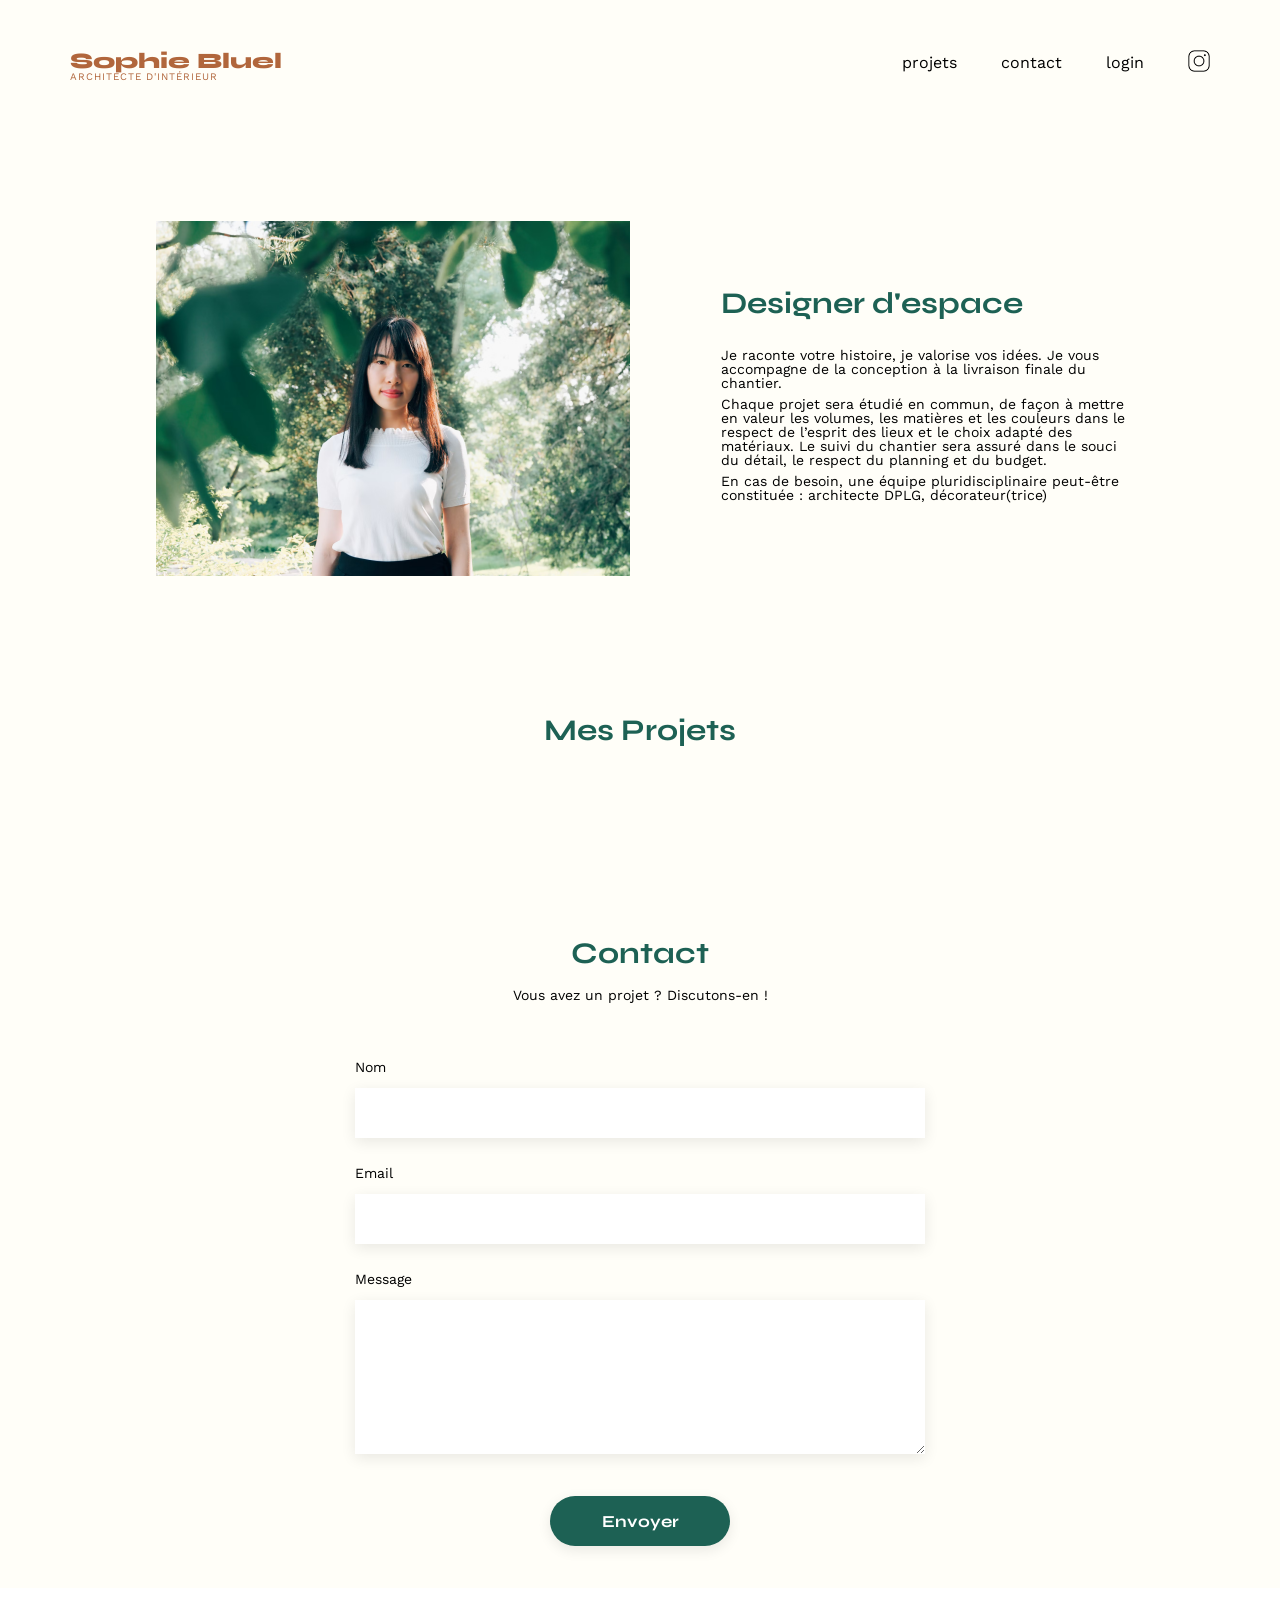
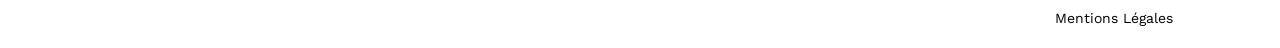
<file: FrontEnd/index.html>
<!DOCTYPE html>
<html lang="fr">
	<head>
		<meta charset="UTF-8" />
		<title>Sophie Bluel - Architecte d'intérieur</title>
		<meta name="viewport" content="width=device-width, initial-scale=1.0" />
		<link rel="preconnect" href="https://fonts.googleapis.com" />
		<link rel="preconnect" href="https://fonts.gstatic.com" crossorigin />
		<link
			href="https://fonts.googleapis.com/css2?family=Syne:wght@700;800&family=Work+Sans&display=swap"
			rel="stylesheet"
		/>
		<link
			rel="stylesheet"
			href="https://cdnjs.cloudflare.com/ajax/libs/font-awesome/6.2.1/css/all.min.css"
			integrity="sha512-MV7K8+y+gLIBoVD59lQIYicR65iaqukzvf/nwasF0nqhPay5w/9lJmVM2hMDcnK1OnMGCdVK+iQrJ7lzPJQd1w=="
			crossorigin="anonymous"
			referrerpolicy="no-referrer"
		/>
		<meta name="description" content="" />
		<link rel="stylesheet" href="./assets/style.css" />
		<script src="./assets/works.js" defer></script>
	</head>
	<body>
		<!------------>
		<!-- HEADER -->
		<!------------>

		<div class="mode-edition">
			<i class="fa-regular fa-pen-to-square"></i>
			<span>Mode édition</span>
		</div>

		<header>
			<h1>Sophie Bluel <span>Architecte d'intérieur</span></h1>
			<nav>
				<ul>
					<li><a href="index.html">projets</a></li>
					<li><a href="#contact">contact</a></li>
					<li><a class="logstate" href="login.html">login</a></li>
					<li>
						<a href="#"
							><img src="./assets/icons/instagram.png" alt="Instagram"
						/></a>
					</li>
				</ul>
			</nav>
		</header>

		<main>
			<!------------------>
			<!-- INTRODUCTION -->
			<!------------------>

			<section id="introduction">
				<figure>
					<img
						src="./assets/images/sophie-bluel.png"
						alt="L'architecte d'intérieur Sophie Bluel"
					/>
				</figure>
				<article>
					<h2>Designer d'espace</h2>
					<p>
						Je raconte votre histoire, je valorise vos idées. Je vous accompagne
						de la conception à la livraison finale du chantier.
					</p>
					<p>
						Chaque projet sera étudié en commun, de façon à mettre en valeur les
						volumes, les matières et les couleurs dans le respect de l’esprit
						des lieux et le choix adapté des matériaux. Le suivi du chantier
						sera assuré dans le souci du détail, le respect du planning et du
						budget.
					</p>
					<p>
						En cas de besoin, une équipe pluridisciplinaire peut-être constituée
						: architecte DPLG, décorateur(trice)
					</p>
				</article>
			</section>

			<!--------------->
			<!-- PORTFOLIO -->
			<!--------------->

			<section id="portfolio">
				<div class="modifier">
					<i class="fa-regular fa-pen-to-square"></i>
					<span>modifier</span>
				</div>
				<h2>Mes Projets</h2>
				<br />
				<div class="filters">
					<!-- Boutons filtres généré en JS 
					<button> Tous </button>
					<button> categories[i].name </button>
					-->
				</div>

				<div class="gallery">
					<!-- Contenu généré en JS 
					<figure>
						<img> works[i].imgUrl </img>
						<figcaption> works[i].title </figcaption>
					</figure>
					-->
				</div>
			</section>

			<!------------->
			<!-- CONTACT -->
			<!------------->

			<section id="contact">
				<h2>Contact</h2>
				<p>Vous avez un projet ? Discutons-en !</p>
				<form action="#" method="post">
					<label for="name">Nom</label>
					<input type="text" name="name" id="name" />
					<label for="email">Email</label>
					<input type="email" name="email" id="email" />
					<label for="message">Message</label>
					<textarea name="message" id="message" cols="30" rows="10"></textarea>
					<input type="submit" value="Envoyer" />
				</form>
			</section>
		</main>

		<!------------>
		<!-- FOOTER -->
		<!------------>

		<footer>
			<nav>
				<ul>
					<li>Mentions Légales</li>
				</ul>
			</nav>
		</footer>

		<!------------------->
		<!-- MODAL GALLERY -->
		<!------------------->

		<div class="modalBackground">
			<div class="modalWindow">
				<i class="fa-solid fa-xmark exitModalWindow"></i>
				<h3>Galerie photo</h3>
				<div class="modalGallery">
					<!-- généré en JS
					<div class="modalWork">
						<img src="works[i].imageUrl">	
						<div class="trash" data-trashid="${i}">
							<i class="fa-solid fa-trash-alt"></i>
						</div>
					</div>
					-->
				</div>
				<div class="line"><hr /></div>
				<button class="btnAddPhoto">Ajouter une photo</button>
			</div>

			<!------------------>
			<!-- MODAL UPLOAD -->
			<!------------------>

			<div class="modalUpload">
				<i class="fa-solid fa-arrow-left"></i>
				<i class="fa-solid fa-xmark exitModalUpload"></i>
				<h3>Ajout photo</h3>
				<div class="errorSize"></div>
				<div class="errorFormat"></div>
				<form class="modalForm">
					<div class="uploadBox">
						<i class="fa-regular fa-image"></i>
						<label class="btnUpload" for="inputFile">+ Ajouter photo</label>
						<input
							class="inputdata"
							type="file"
							id="inputFile"
							accept=".jpg, .png"
							required
						/>
						<p id="uploadAut">jpg, png : 4mo max</p>
						<!-- Généré en JS
							<img class="imgUpload" src="imageSrc"> 
						-->
					</div>
					<div class="uploadInfo">
						<label for="titleUpload">Titre</label>
						<input class="inputdata" type="text" id="titleUpload" required />
						<label for="catUpload">Catégorie</label>
						<select class="inputdata" id="catUpload">
							<!-- Généré en JS
							<option value=""></option>
							<option value="Objets">Objets</option>
							<option value="Appartements">Appartements</option>
							<option value="Hôtels & restaurants">Hôtels & restaurants</option> 
							-->
						</select>
					</div>
					<div class="line"><hr /></div>
					<button type="submit" class="btnSubmit">Valider</button>
				</form>
			</div>
		</div>
	</body>
</html>
</file>
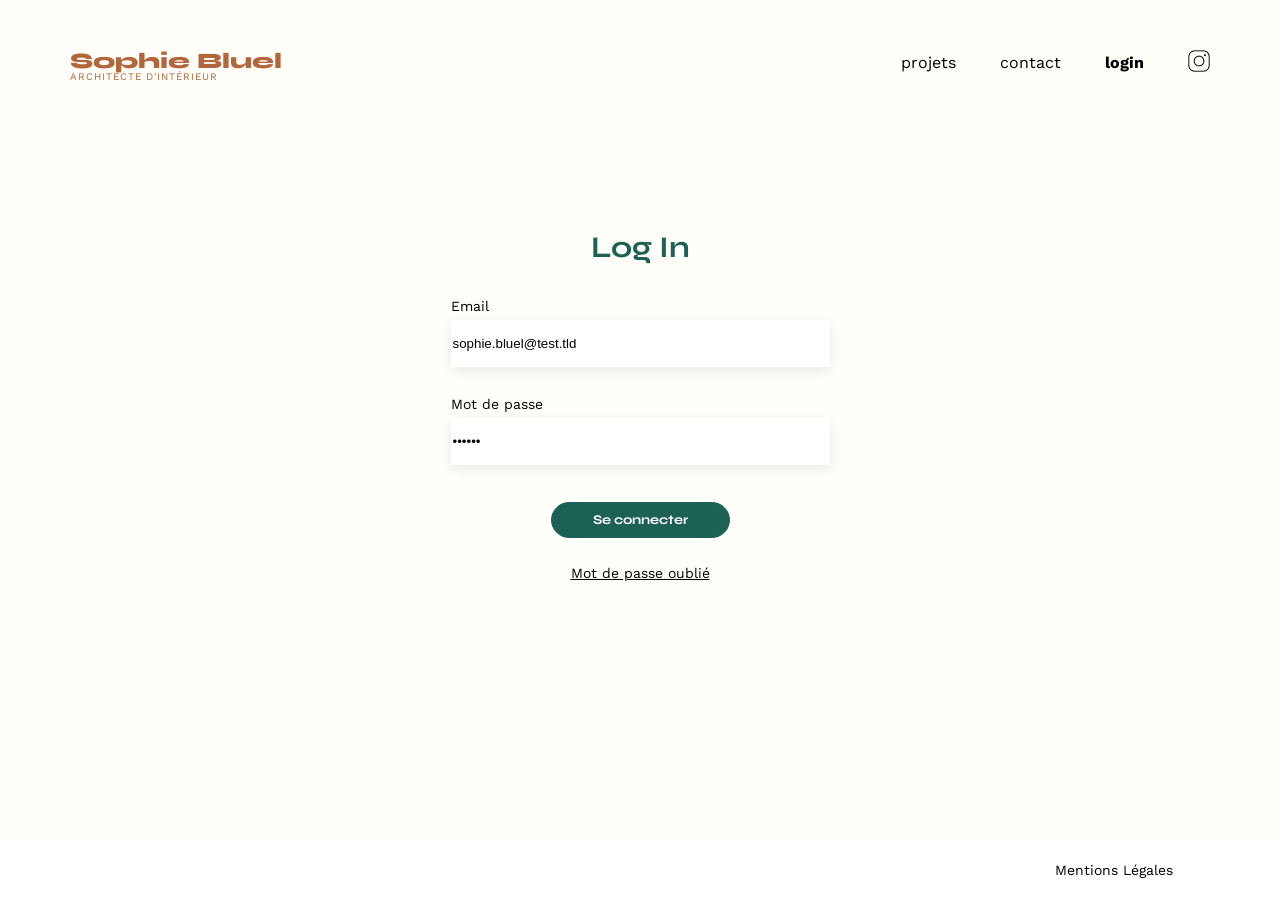
<file: FrontEnd/login.html>
<!DOCTYPE html>
<html lang="fr">
	<head>
		<meta charset="UTF-8" />
		<title>Login page</title>
		<meta name="viewport" content="width=device-width, initial-scale=1.0" />
		<link rel="preconnect" href="https://fonts.googleapis.com" />
		<link rel="preconnect" href="https://fonts.gstatic.com" crossorigin />
		<link
			href="https://fonts.googleapis.com/css2?family=Syne:wght@700;800&family=Work+Sans&display=swap"
			rel="stylesheet"
		/>
		<meta name="description" content="" />
		<link rel="stylesheet" href="./assets/login.css" />
		<script src="./assets/login.js" defer></script>
	</head>
	<body>
		<!------------>
		<!-- HEADER -->
		<!------------>

		<header>
			<h1>Sophie Bluel <span>Architecte d'intérieur</span></h1>
			<nav>
				<ul>
					<li><a href="index.html">projets</a></li>
					<li><a href="index.html#contact">contact</a></li>
					<li><a class="logstate" href="login.html">login</a></li>
					<li>
						<a href="#"
							><img src="./assets/icons/instagram.png" alt="Instagram"
						/></a>
					</li>
				</ul>
			</nav>
		</header>

		<!---------------->
		<!-- LOGIN FORM -->
		<!---------------->

		<main>
			<div class="error"></div>
			<form id="login-form" method="post">
				<h2>Log In</h2>
				<div class="input-log">
					<label for="email">Email</label>
					<input
						type="email"
						name="email"
						id="email"
						value="sophie.bluel@test.tld"
						required
					/>
					<label for="password">Mot de passe</label>
					<input
						type="password"
						name="password"
						id="password"
						value="S0phie"
						required
					/>
				</div>
				<button type="submit">Se connecter</button>
				<p><a href="#">Mot de passe oublié</a></p>
			</form>
		</main>

		<!------------>
		<!-- FOOTER -->
		<!------------>

		<footer>
			<nav>
				<ul>
					<li>Mentions Légales</li>
				</ul>
			</nav>
		</footer>
	</body>
</html>
</file>
<file: FrontEnd/assets/style.css>
/* http://meyerweb.com/eric/tools/css/reset/
   v2.0 | 20110126
   License: none (public domain)
*/

html, body, div, span, applet, object, iframe,
h1, h2, h3, h4, h5, h6, p, blockquote, pre,
a, abbr, acronym, address, big, cite, code,
del, dfn, em, img, ins, kbd, q, s, samp,
small, strike, strong, sub, sup, tt, var,
b, u, i, center,
dl, dt, dd, ol, ul, li,
fieldset, form, label, legend,
table, caption, tbody, tfoot, thead, tr, th, td,
article, aside, canvas, details, embed,
figure, figcaption, footer, header, hgroup,
menu, nav, output, ruby, section, summary,
time, mark, audio, video {
	margin: 0;
	padding: 0;
	border: 0;
	font-size: 100%;
	font: inherit;
	vertical-align: baseline;
}
/* HTML5 display-role reset for older browsers */
article, aside, details, figcaption, figure,
footer, header, hgroup, menu, nav, section {
	display: block;
}
body {
	line-height: 1;
}
ol, ul {
	list-style: none;
}
blockquote, q {
	quotes: none;
}
blockquote:before, blockquote:after,
q:before, q:after {
	content: '';
	content: none;
}
table {
	border-collapse: collapse;
	border-spacing: 0;
}
/** end reset css**/

* {
	box-sizing: border-box;
}
:root {
	--bg-color : #FFFEF8;
	--main-color: #1D6154;
}
html {
	scroll-behavior: smooth;
}
body {
	background-color: var(--bg-color);
	margin:auto;
	font-family: 'Work Sans' ;
	font-size: 14px;
}
main {
	max-width: 1140px;
	margin:auto;
}
section {
	margin: 139px auto 0 auto;
}
a {
	text-decoration: none;
	color: black;
}
h1{
	display: flex;
	flex-direction: column;
	font-family: 'Syne';
	font-size: 22px;
	font-weight: 800;
	color: #B1663C;
}

h1 > span {
	font-family: 'Work Sans';
	font-size:10px;
	font-weight: 400;
	text-transform: uppercase;
	letter-spacing: 0.1em;
}

h2{
	font-family: 'Syne';
	font-weight: 700;
	font-size: 30px;
	color: var(--main-color);
}

.active {
	display: flex !important;
}
.hidden {
	visibility: hidden !important;
}


/**********/
/* HEADER */
/**********/

.mode-edition {
	display: none;
	justify-content: center;
	align-items: center;
	gap: 10px;
	font-size: 16px;
	height: 59px;
	background-color: black;
	color: white;
}

header {
	max-width: 1140px;
	display: flex;
	justify-content: space-between;
	margin: 50px auto;
}
nav ul {
	display: flex;
	align-items: center;
	list-style-type: none;

}
nav li {
	padding-left: 44px;
	font-size: 16px;
}

nav li a:hover {
	color: #B1663C;
}

nav img {
	width: 22px;
}

/****************/
/* INTRODUCTION */
/****************/

#introduction {
	display: flex;
	align-items: center;
	width: 85%;
}
#introduction figure {
	flex: 1;
}
#introduction img {
	display: block;
	height: 355px;
}

#introduction article {
	flex: 1;
	max-width: 404px;
}
#introduction h2 {
	margin-bottom: 1em;
}

#introduction p {
	margin-bottom: 0.5em;
}

/*************/
/* PORTFOLIO */
/*************/

#portfolio {
	text-align: center;
	position: relative;
	width: 85%;
}
#portfolio h2 {
	margin-bottom: 35px;
}
.modifier {
	position: absolute;
	left: 63%;
	top: 7px;
	display: none;
	justify-content: left;
	gap: 10px;
	cursor: pointer;
}

/* filter buttons */
.filters {
	display: none;
	justify-content: center;
	align-items: center;
	gap: 10px;
	height: 37px;
	margin: 0 auto;
}

.filters button {
	min-width: 100px;
	padding: 0 10px;
	background-color: transparent;
	display: flex;
	justify-content: center;
	align-items: center;
	font-family: "Syne";
	font-size: 16px;
	font-weight: bold;
	border: 1px solid var(--main-color);
	border-radius: 60px;
	color: var(--main-color);
	height: 100%;
}

.filters button:hover {
  background-color: var(--main-color);
  color: white;
  cursor: default;
}


/* gallery */
.gallery {
	width: 100%;
	display: grid;
	margin-top: 50px;
	grid-template-columns: 1fr 1fr 1fr;
	grid-column-gap: 20px;
	grid-row-gap: 20px;
}
.gallery img {
	object-fit: cover;
  height: 405px;
	width: 100%;
}
figcaption {
	text-align: left;
}

/***********/
/* CONTACT */
/***********/

#contact {
	width: 50%;
	margin: 57px auto 0 auto;
}
#contact > * {
	text-align: center;
}
#contact h2{
	margin-bottom: 20px;
}
#contact form {
	text-align: left;
	margin-top:30px;
	display: flex;
	flex-direction: column;
}
#contact input {
	height: 50px;
	font-size: 1.2em;
	border: none;
	box-shadow: 0px 4px 14px rgba(0, 0, 0, 0.09);
}
#contact label {
	margin: 2em 0 1em 0;
}
#contact textarea {
	border: none;
	box-shadow: 0px 4px 14px rgba(0, 0, 0, 0.09);
}
input[type="submit"]{
	font-family: 'Syne';
	font-weight: 700;
	color: white;
	background-color: var(--main-color);
	margin : 2.5em auto ;
	width: 180px;
	text-align: center;
	border-radius: 60px ;
}
input[type="submit"]:hover {
	background-color: #0E2F28;
}

/**********/
/* FOOTER */
/**********/

footer {
	display: flex;
	align-items: center;
	justify-content: flex-end;
	height: 60px;
	max-width: 1440px;
	margin: 0 auto;
	background-color: white;
}
footer nav ul {
	margin-right: 107px;
}
footer li {
	font-size: 1em;
}

/*****************/
/* MODAL GALLERY */
/*****************/

.modalBackground {
	display: none;
	justify-content: center;
	align-items: center;
  position: fixed;
	top: 0;
  height: 100vh;
  width: 100vw;
	background-color: rgba(0, 0, 0, 0.3);
}
.modalWindow {
	position: relative;
	display: none;
	flex-direction: column;
	justify-content: space-between;
	align-items: center;
	width: 640px;
	max-height: 700px;
	overflow: auto;
	background-color: var(--bg-color);
	border-radius: 10px;
	padding: 45px 105px;
}
.modalWindow > i {
	position: absolute;
	top: 30px;
	right: 30px;
	cursor: pointer;
	font-size: 20px;
}
h3 {
	font-family: "Work Sans";
	font-size: 26px;
	margin-top: 15px;
	margin-bottom: 45px;
}
.modalGallery {
	display: flex;
	flex-flow: row wrap;
	gap: 9px;
	
}
.modalWork {
	position: relative;
	margin-bottom: 21px;
}
.modalWork img {
	height: 103px;
	width: 77px;
}
.trash {
	display: flex;
	justify-content: center;
	align-items: center;
	position: absolute;
	height: 17px;
	width: 17px;
	background-color: black;
	right: 5px;
	top: 6px;
	cursor: pointer;
}
.fa-trash-alt {
	color: white;
	font-size: 10px;
}
.line hr {
	margin-top: 37px;
	height: 1px;
	width: 420px;
	color: #b3b3b3;
}
.btnAddPhoto {
	font-family: 'Syne';
	font-weight: 700;
	color: white;
	background-color: var(--main-color);
	border: 1px solid var(--main-color);
	margin-top: 38px;
	width: 237px;
	height: 36px;
	text-align: center;
	border-radius: 60px ;
}
.btnAddPhoto:hover {
	background-color: #0E2F28;
}

/****************/
/* MODAL UPLOAD */
/****************/

.modalUpload {
	position: relative;
	display: none;
	flex-direction: column;
	justify-content: space-between;
	align-items: center;
	width: 640px;
	background-color: var(--bg-color);
	border-radius: 10px;
	padding: 45px 105px;
}
.modalUpload .fa-xmark {
	position: absolute;
	top: 30px;
	right: 30px;
	font-size: 20px;
	cursor: pointer;
}
.modalUpload .fa-arrow-left {
	position: absolute;
	top: 30px;
	left: 30px;
	font-size: 20px;
	cursor: pointer;
}
.errorSize {
	color: red;
	position: absolute;
	top: 95px;
	
}
.errorFormat {
	color: red;
	position: absolute;
	top: 110px;
}
.modalForm {
	width: 100%;
	display: flex;
	flex-direction: column;
	justify-content: center;
	align-items: center;
}
.uploadBox {
	background-color: #e8f1f6;
	margin-bottom: 30px;
	display: flex;
	flex-direction: column;
	justify-content: center;
	align-items: center;
	width: 100%;
	position: relative;
}
.uploadBox .fa-image {
	font-size: 85px;
	color: #b9c5cc;
	margin: 13px auto 6px auto;
}
.uploadBox img {
	position: absolute;
	height: 100%;
	object-fit: cover;
}
#inputFile {
	display: none;
}
#uploadAut {
	margin: 7px auto 19px auto;
}
.btnUpload {
	display: flex;
	justify-content: center;
	align-items: center;
	font-family: 'Work Sans';
	font-weight: 500;
	color: var(--main-color);
	background-color: #cbd6dc;
	width: 173px;
	height: 36px;
	border-radius: 50px ;
}
.btnUpload:hover {
	color: #cbd6dc;
	background-color: var(--main-color);
}
#titleUpload, #catUpload {
	width: 100%;
	height: 50px;
	font-size: 1.2em;
	margin-top: 7px;
	margin-bottom: 20px;
	border: none;
	background-color: white;
	box-shadow: 0px 4px 14px rgba(0, 0, 0, 0.09);
}
.modalForm hr {
	margin-top: 10px;
}
.btnSubmit {
	font-family: 'Syne';
	font-weight: 700;
	color: white;
	margin-top: 38px;
	width: 237px;
	height: 36px;
	text-align: center;
	border-radius: 60px ;
	background-color: #a7a7a7;
	border: 1px solid #a7a7a7;
}
.btnSubmitValid {
	background-color: var(--main-color);
	border: 1px solid var(--main-color);
}
.btnSubmit:hover {
	background-color: #0E2F28;
}
</file>
<file: FrontEnd/assets/login.css>
/* http://meyerweb.com/eric/tools/css/reset/
   v2.0 | 20110126
   License: none (public domain)
*/

html, body, div, span, applet, object, iframe,
h1, h2, h3, h4, h5, h6, p, blockquote, pre,
a, abbr, acronym, address, big, cite, code,
del, dfn, em, img, ins, kbd, q, s, samp,
small, strike, strong, sub, sup, tt, var,
b, u, i, center,
dl, dt, dd, ol, ul, li,
fieldset, form, label, legend,
table, caption, tbody, tfoot, thead, tr, th, td,
article, aside, canvas, details, embed,
figure, figcaption, footer, header, hgroup,
menu, nav, output, ruby, section, summary,
time, mark, audio, video {
	margin: 0;
	padding: 0;
	border: 0;
	font-size: 100%;
	font: inherit;
	vertical-align: baseline;
}
/* HTML5 display-role reset for older browsers */
article, aside, details, figcaption, figure,
footer, header, hgroup, menu, nav, section {
	display: block;
}
body {
	line-height: 1;
}
ol, ul {
	list-style: none;
}
blockquote, q {
	quotes: none;
}
blockquote:before, blockquote:after,
q:before, q:after {
	content: '';
	content: none;
}
table {
	border-collapse: collapse;
	border-spacing: 0;
}
/* end reset css */

* {
	box-sizing: border-box;
}

:root {
	--bg-color : #FFFEF8;
	--main-color: #1D6154;
}

html {
	scroll-behavior: smooth;
}

body {
	background-color: var(--bg-color);
	margin: auto;
	font-family: 'Work Sans' ;
	font-size: 14px;
}

main {
	max-width: 1140px;
	margin:auto;
}

section {
	margin: 139px auto;
}

a {
	text-decoration: none;
	color: black;
}

h1{
	display: flex;
	flex-direction: column;
	font-family: 'Syne';
	font-size: 22px;
	font-weight: 800;
	color: #B1663C;
}

h1 > span {
	font-family: 'Work Sans';
	font-size:10px;
	font-weight: 400;
	text-transform: uppercase;
	letter-spacing: 0.1em;
}

h2{
	font-family: 'Syne';
	font-weight: 700;
	font-size: 30px;
	color: var(--main-color);
}

/**********/
/* HEADER */
/**********/

header {
	max-width: 1140px;
	display: flex;
	justify-content: space-between;
	margin: 50px auto;
}

nav ul {
	display: flex;
	align-items: center;
	list-style-type: none;

}
nav li {
	padding-left: 44px;
	font-size: 16px;
}

nav li a:hover {
	color: #B1663C;
}

nav img {
	width: 22px;
}

.logstate {
	font-weight: bold;
}

/**************/
/* FORMULAIRE */
/**************/

main {
	display: flex;
	justify-content: center;
}

#login-form {
	margin-top: 100px;
	display: flex;
	flex-direction: column;
	align-items: center;
	width: 379px;
	height: 379px;
}

.error {
	color: red;
	position: absolute;
}

form h2 {
	margin-bottom: 37px;
}

form input {
	border: none;
	margin-bottom: 30px;
	margin-top: 7px;
	height: 47px;
	width: 100%;
	box-shadow: 0px 4px 14px rgba(0, 0, 0, 0.09);
}

form button {
	margin-top: 7px;
	margin-bottom: 28px;
	background-color: var(--main-color);
	display: flex;
	justify-content: center;
	align-items: center;
	font-family: "Syne";
	font-weight: bold;
	border: 1px solid var(--main-color);
	border-radius: 60px;
	color: white;
	width: 179px;
	height: 36px;
}

form button:hover {
	background-color: #0E2F28;
}

form p {
	text-decoration: underline;
}

/**********/
/* FOOTER */
/**********/

footer {
	position: absolute;
  bottom: 0;
  width: 100%;
	display: flex;
	align-items: center;
	justify-content: flex-end;
	height: 60px;
	background-color: white;
}

footer nav ul {
	margin-right: 107px;
}

footer li {
	font-size: 1em;
}
</file>
